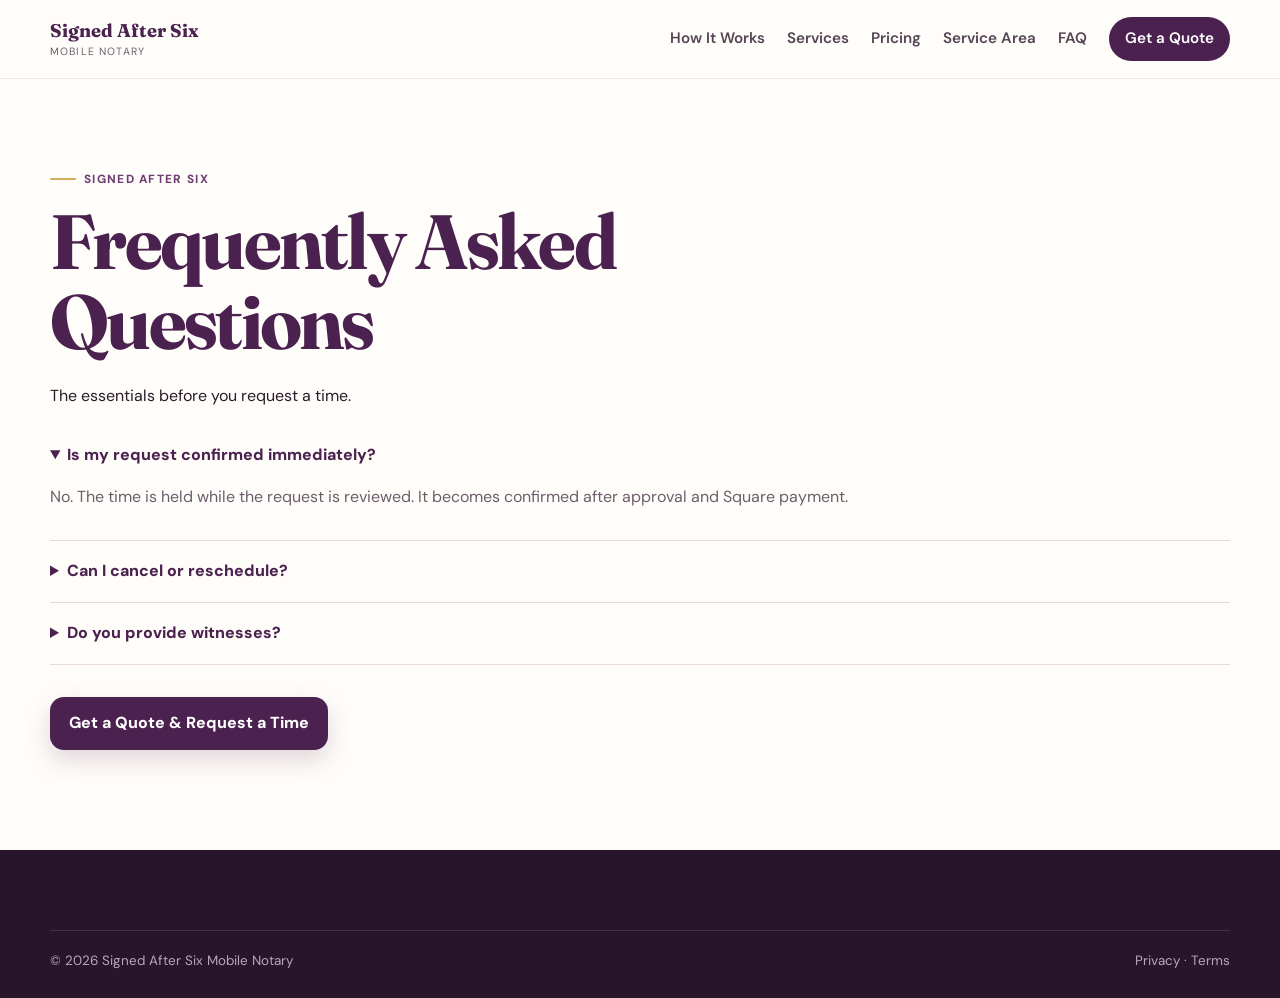
<file: faq.html>
<!doctype html>
<html lang="en"><head><meta charset="utf-8"><meta name="viewport" content="width=device-width,initial-scale=1"><meta name="description" content="Answers about mobile notary appointments, identification, witnesses, payment, printing, and availability in Lithia and FishHawk, Florida."><link rel="canonical" href="https://signaftersix.github.io/faq.html"><title>Mobile Notary FAQ | Lithia &amp; FishHawk, FL</title><link rel="icon" href="assets/favicon.svg"><link rel="preconnect" href="https://fonts.googleapis.com"><link rel="preconnect" href="https://fonts.gstatic.com" crossorigin><link href="https://fonts.googleapis.com/css2?family=DM+Sans:wght@400;500;600;700&family=Fraunces:opsz,wght@9..144,600;9..144,700&display=swap" rel="stylesheet"><link rel="stylesheet" href="assets/styles.css"></head><body><header class="site-header"><div class="wrap nav-wrap"><a class="brand" href="index.html"><span><strong>Signed After Six</strong><small>Mobile Notary</small></span></a><button class="menu-btn" aria-expanded="false" aria-controls="site-nav">Menu</button><nav id="site-nav" class="site-nav"><a href="how-it-works.html">How It Works</a><a href="services.html">Services</a><a href="pricing.html">Pricing</a><a href="service-area.html">Service Area</a><a href="faq.html">FAQ</a><a class="nav-cta" href="request.html">Get a Quote</a></nav></div></header><main><section class="section"><div class="wrap"><div class="section-heading"><div class="eyebrow">Signed After Six</div><h1>Frequently Asked Questions</h1><p>The essentials before you request a time.</p></div><div class="faq-list"><details open><summary>Is my request confirmed immediately?</summary><p>No. The time is held while the request is reviewed. It becomes confirmed after approval and Square payment.</p></details><details><summary>Can I cancel or reschedule?</summary><p>Yes. Every customer email includes the same secure Manage Appointment link.</p></details><details><summary>Do you provide witnesses?</summary><p>No. The customer is responsible for arranging all required witnesses.</p></details></div><p style="margin-top:32px"><a class="btn btn-primary" href="request.html">Get a Quote &amp; Request a Time</a></p></div></section></main><footer class="site-footer"><div class="wrap footer-bottom"><span>© <span id="year"></span> Signed After Six Mobile Notary</span><span><a href="privacy.html">Privacy</a> · <a href="terms.html">Terms</a></span></div></footer><script>document.getElementById('year').textContent=new Date().getFullYear();document.querySelector('.menu-btn').addEventListener('click',e=>{const n=document.getElementById('site-nav');e.currentTarget.setAttribute('aria-expanded',String(n.classList.toggle('open')))})</script></body></html>
</file>
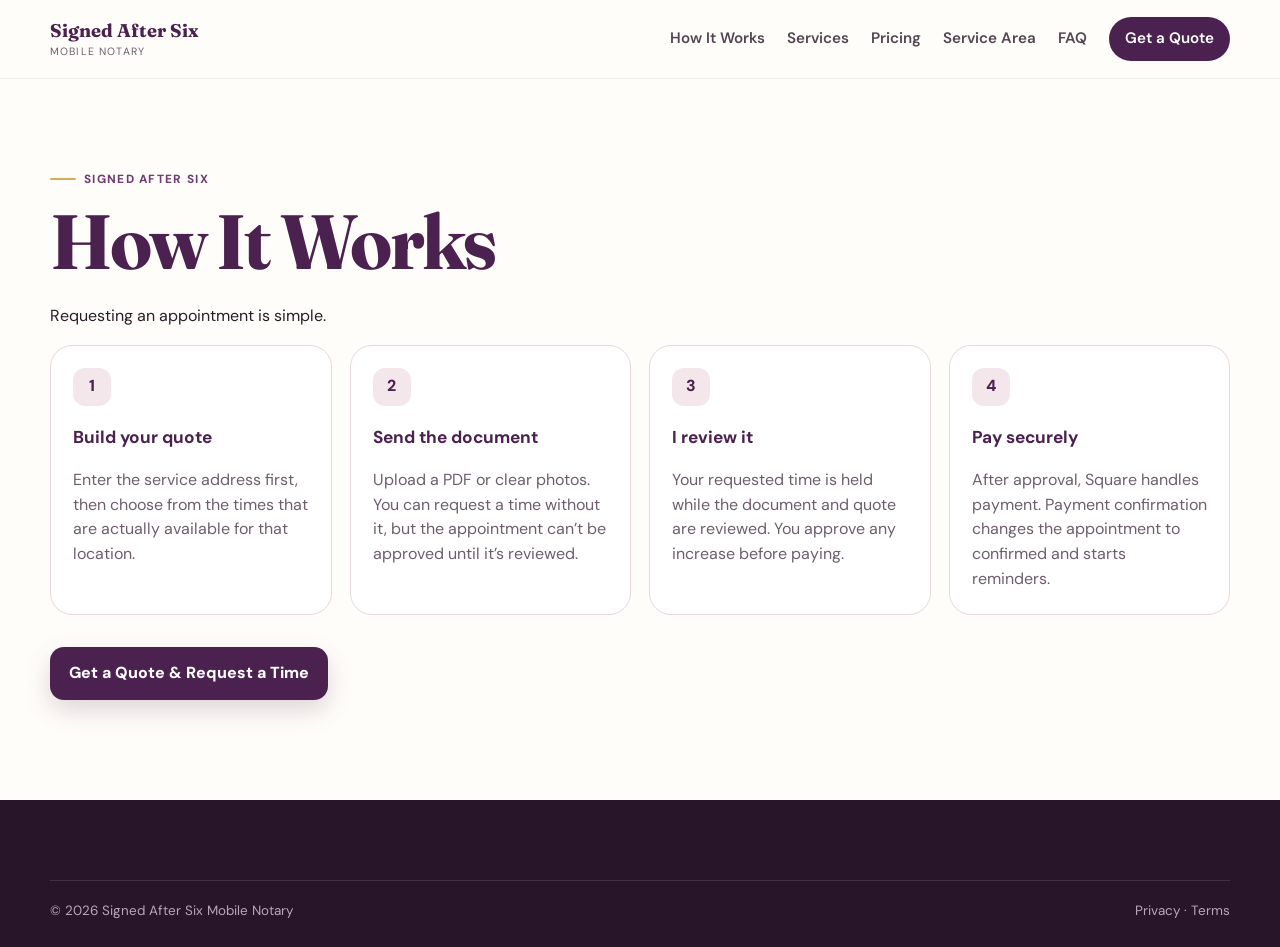
<file: how-it-works.html>
<!doctype html>
<html lang="en"><head><meta charset="utf-8"><meta name="viewport" content="width=device-width,initial-scale=1"><meta name="description" content="Learn how to request an evening, weekend, or same-day mobile notary appointment in Lithia, FishHawk, and surrounding Florida communities."><link rel="canonical" href="https://signaftersix.github.io/how-it-works.html"><title>How Mobile Notary Appointments Work | Signed After Six</title><link rel="icon" href="assets/favicon.svg"><link rel="preconnect" href="https://fonts.googleapis.com"><link rel="preconnect" href="https://fonts.gstatic.com" crossorigin><link href="https://fonts.googleapis.com/css2?family=DM+Sans:wght@400;500;600;700&family=Fraunces:opsz,wght@9..144,600;9..144,700&display=swap" rel="stylesheet"><link rel="stylesheet" href="assets/styles.css"></head><body><header class="site-header"><div class="wrap nav-wrap"><a class="brand" href="index.html"><span><strong>Signed After Six</strong><small>Mobile Notary</small></span></a><button class="menu-btn" aria-expanded="false" aria-controls="site-nav">Menu</button><nav id="site-nav" class="site-nav"><a href="how-it-works.html">How It Works</a><a href="services.html">Services</a><a href="pricing.html">Pricing</a><a href="service-area.html">Service Area</a><a href="faq.html">FAQ</a><a class="nav-cta" href="request.html">Get a Quote</a></nav></div></header><main><section class="section"><div class="wrap"><div class="section-heading"><div class="eyebrow">Signed After Six</div><h1>How It Works</h1><p>Requesting an appointment is simple.</p></div><div class="step-grid"><article class="step-card"><span>1</span><h3>Build your quote</h3><p>Enter the service address first, then choose from the times that are actually available for that location.</p></article><article class="step-card"><span>2</span><h3>Send the document</h3><p>Upload a PDF or clear photos. You can request a time without it, but the appointment can’t be approved until it’s reviewed.</p></article><article class="step-card"><span>3</span><h3>I review it</h3><p>Your requested time is held while the document and quote are reviewed. You approve any increase before paying.</p></article><article class="step-card"><span>4</span><h3>Pay securely</h3><p>After approval, Square handles payment. Payment confirmation changes the appointment to confirmed and starts reminders.</p></article></div><p style="margin-top:32px"><a class="btn btn-primary" href="request.html">Get a Quote &amp; Request a Time</a></p></div></section></main><footer class="site-footer"><div class="wrap footer-bottom"><span>© <span id="year"></span> Signed After Six Mobile Notary</span><span><a href="privacy.html">Privacy</a> · <a href="terms.html">Terms</a></span></div></footer><script>document.getElementById('year').textContent=new Date().getFullYear();document.querySelector('.menu-btn').addEventListener('click',e=>{const n=document.getElementById('site-nav');e.currentTarget.setAttribute('aria-expanded',String(n.classList.toggle('open')))})</script></body></html>
</file>
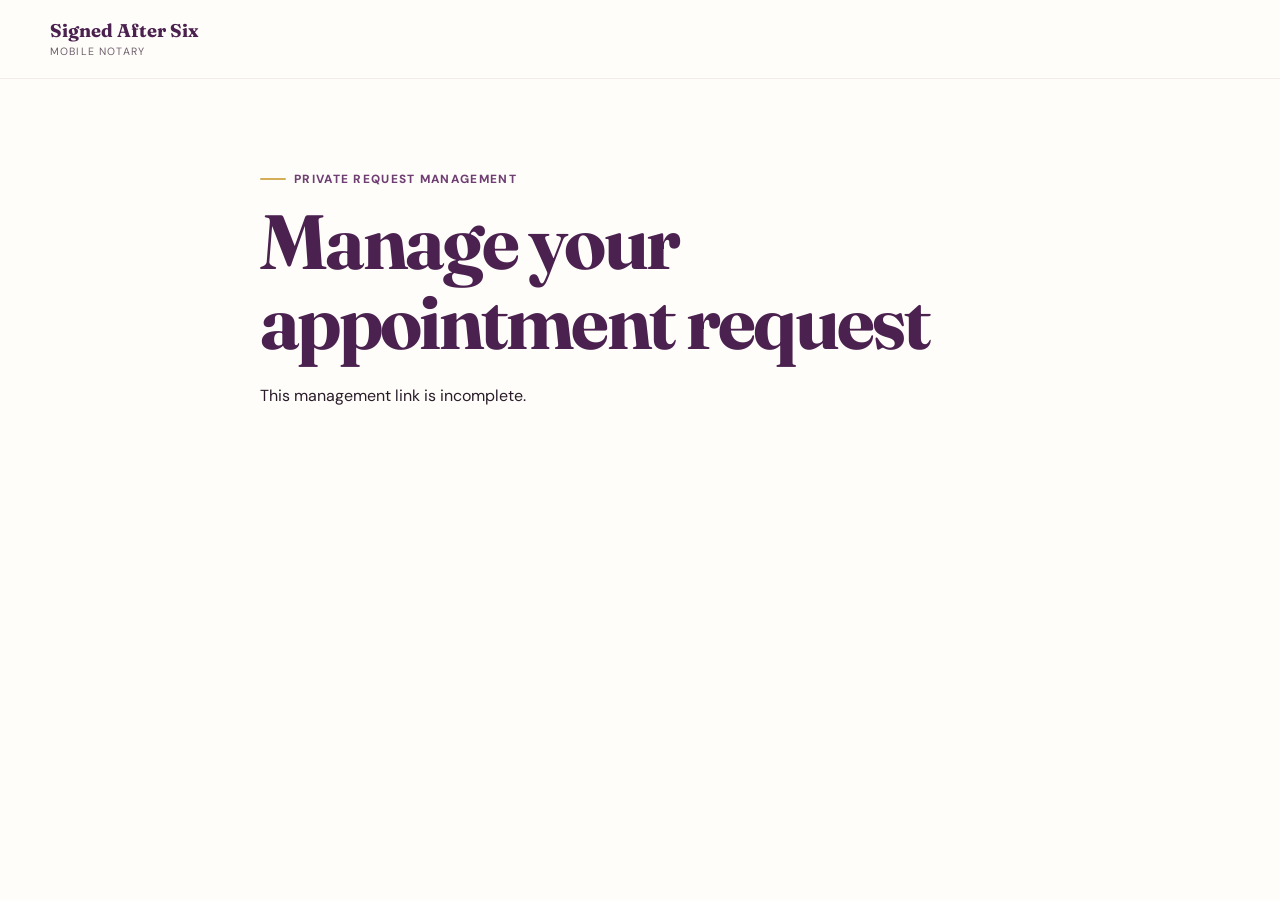
<file: manage-request.html>
<!doctype html>
<html lang="en">
<head><meta name="robots" content="noindex,nofollow">
  <meta charset="utf-8"><meta name="viewport" content="width=device-width,initial-scale=1"><meta name="robots" content="noindex,nofollow"><meta name="referrer" content="no-referrer">
  <title>Manage Request | Signed After Six</title>
  <link rel="icon" href="assets/favicon.svg" type="image/svg+xml">
  <link rel="preconnect" href="https://fonts.googleapis.com"><link rel="preconnect" href="https://fonts.gstatic.com" crossorigin>
  <link href="https://fonts.googleapis.com/css2?family=DM+Sans:wght@400;500;600;700&family=Fraunces:opsz,wght@9..144,600;9..144,700&display=swap" rel="stylesheet">
  <link rel="stylesheet" href="assets/styles.css">
</head>
<body>
  <header class="site-header"><div class="wrap nav-wrap"><a class="brand" href="index.html"><span><strong>Signed After Six</strong><small>Mobile Notary</small></span></a></div></header>
  <main id="main" class="section"><div class="wrap" style="max-width:760px">
    <div class="eyebrow">Private request management</div><h1>Manage your appointment request</h1>
    <p id="manageMessage">Loading your request...</p>
    <section id="managePanel" class="wizard-shell hidden">
      <div id="requestSummary"></div>
      <hr>
      <h2>Request a different time</h2>
      <p>Your current appointment stays in place until the new time is approved.</p>
      <div class="field-grid two"><label>Requested date<input id="newDate" type="date"></label><label>Requested time<input id="newTime" type="time" step="1800"></label></div>
      <label>Reason or helpful details <span class="optional">optional</span><textarea id="rescheduleReason" rows="3"></textarea></label>
      <button id="rescheduleBtn" class="btn btn-secondary">Request Reschedule</button>
      <hr>
      <h2>Request cancellation</h2>
      <p>Cancellations require review. Fees already earned for short-notice travel or a no-show may be nonrefundable under the booking policy.</p>
      <label>Reason <span class="optional">optional</span><textarea id="cancelReason" rows="3"></textarea></label>
      <button id="cancelBtn" class="btn btn-secondary">Request Cancellation</button>
      <p id="actionResult" class="tiny-note" aria-live="polite"></p>
    </section>
  </div></main>
  <script src="config.js"></script><script src="assets/manage-request.js"></script>
</body></html>
</file>
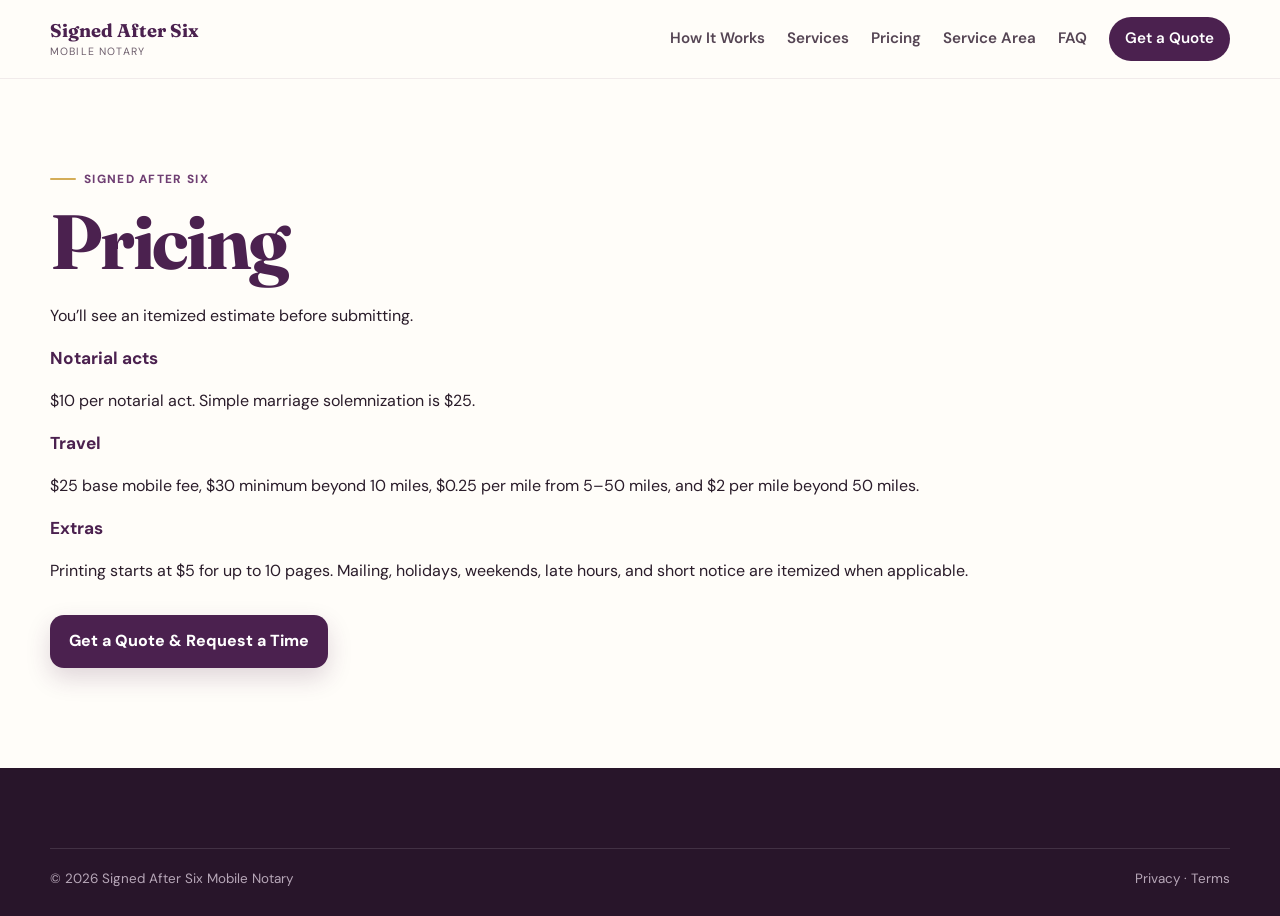
<file: pricing.html>
<!doctype html>
<html lang="en"><head><meta charset="utf-8"><meta name="viewport" content="width=device-width,initial-scale=1"><meta name="description" content="View transparent mobile notary pricing for notarial acts, travel, evenings, weekends, same-day service, printing, and mailing assistance."><link rel="canonical" href="https://signaftersix.github.io/pricing.html"><title>Mobile Notary Pricing in Lithia, FL | Signed After Six</title><link rel="icon" href="assets/favicon.svg"><link rel="preconnect" href="https://fonts.googleapis.com"><link rel="preconnect" href="https://fonts.gstatic.com" crossorigin><link href="https://fonts.googleapis.com/css2?family=DM+Sans:wght@400;500;600;700&family=Fraunces:opsz,wght@9..144,600;9..144,700&display=swap" rel="stylesheet"><link rel="stylesheet" href="assets/styles.css"></head><body><header class="site-header"><div class="wrap nav-wrap"><a class="brand" href="index.html"><span><strong>Signed After Six</strong><small>Mobile Notary</small></span></a><button class="menu-btn" aria-expanded="false" aria-controls="site-nav">Menu</button><nav id="site-nav" class="site-nav"><a href="how-it-works.html">How It Works</a><a href="services.html">Services</a><a href="pricing.html">Pricing</a><a href="service-area.html">Service Area</a><a href="faq.html">FAQ</a><a class="nav-cta" href="request.html">Get a Quote</a></nav></div></header><main><section class="section"><div class="wrap"><div class="section-heading"><div class="eyebrow">Signed After Six</div><h1>Pricing</h1><p>You’ll see an itemized estimate before submitting.</p></div><div class="card-grid three"><article class="info-card"><h3>Notarial acts</h3><p>$10 per notarial act. Simple marriage solemnization is $25.</p></article><article class="info-card"><h3>Travel</h3><p>$25 base mobile fee, $30 minimum beyond 10 miles, $0.25 per mile from 5–50 miles, and $2 per mile beyond 50 miles.</p></article><article class="info-card"><h3>Extras</h3><p>Printing starts at $5 for up to 10 pages. Mailing, holidays, weekends, late hours, and short notice are itemized when applicable.</p></article></div><p style="margin-top:32px"><a class="btn btn-primary" href="request.html">Get a Quote &amp; Request a Time</a></p></div></section></main><footer class="site-footer"><div class="wrap footer-bottom"><span>© <span id="year"></span> Signed After Six Mobile Notary</span><span><a href="privacy.html">Privacy</a> · <a href="terms.html">Terms</a></span></div></footer><script>document.getElementById('year').textContent=new Date().getFullYear();document.querySelector('.menu-btn').addEventListener('click',e=>{const n=document.getElementById('site-nav');e.currentTarget.setAttribute('aria-expanded',String(n.classList.toggle('open')))})</script></body></html>
</file>
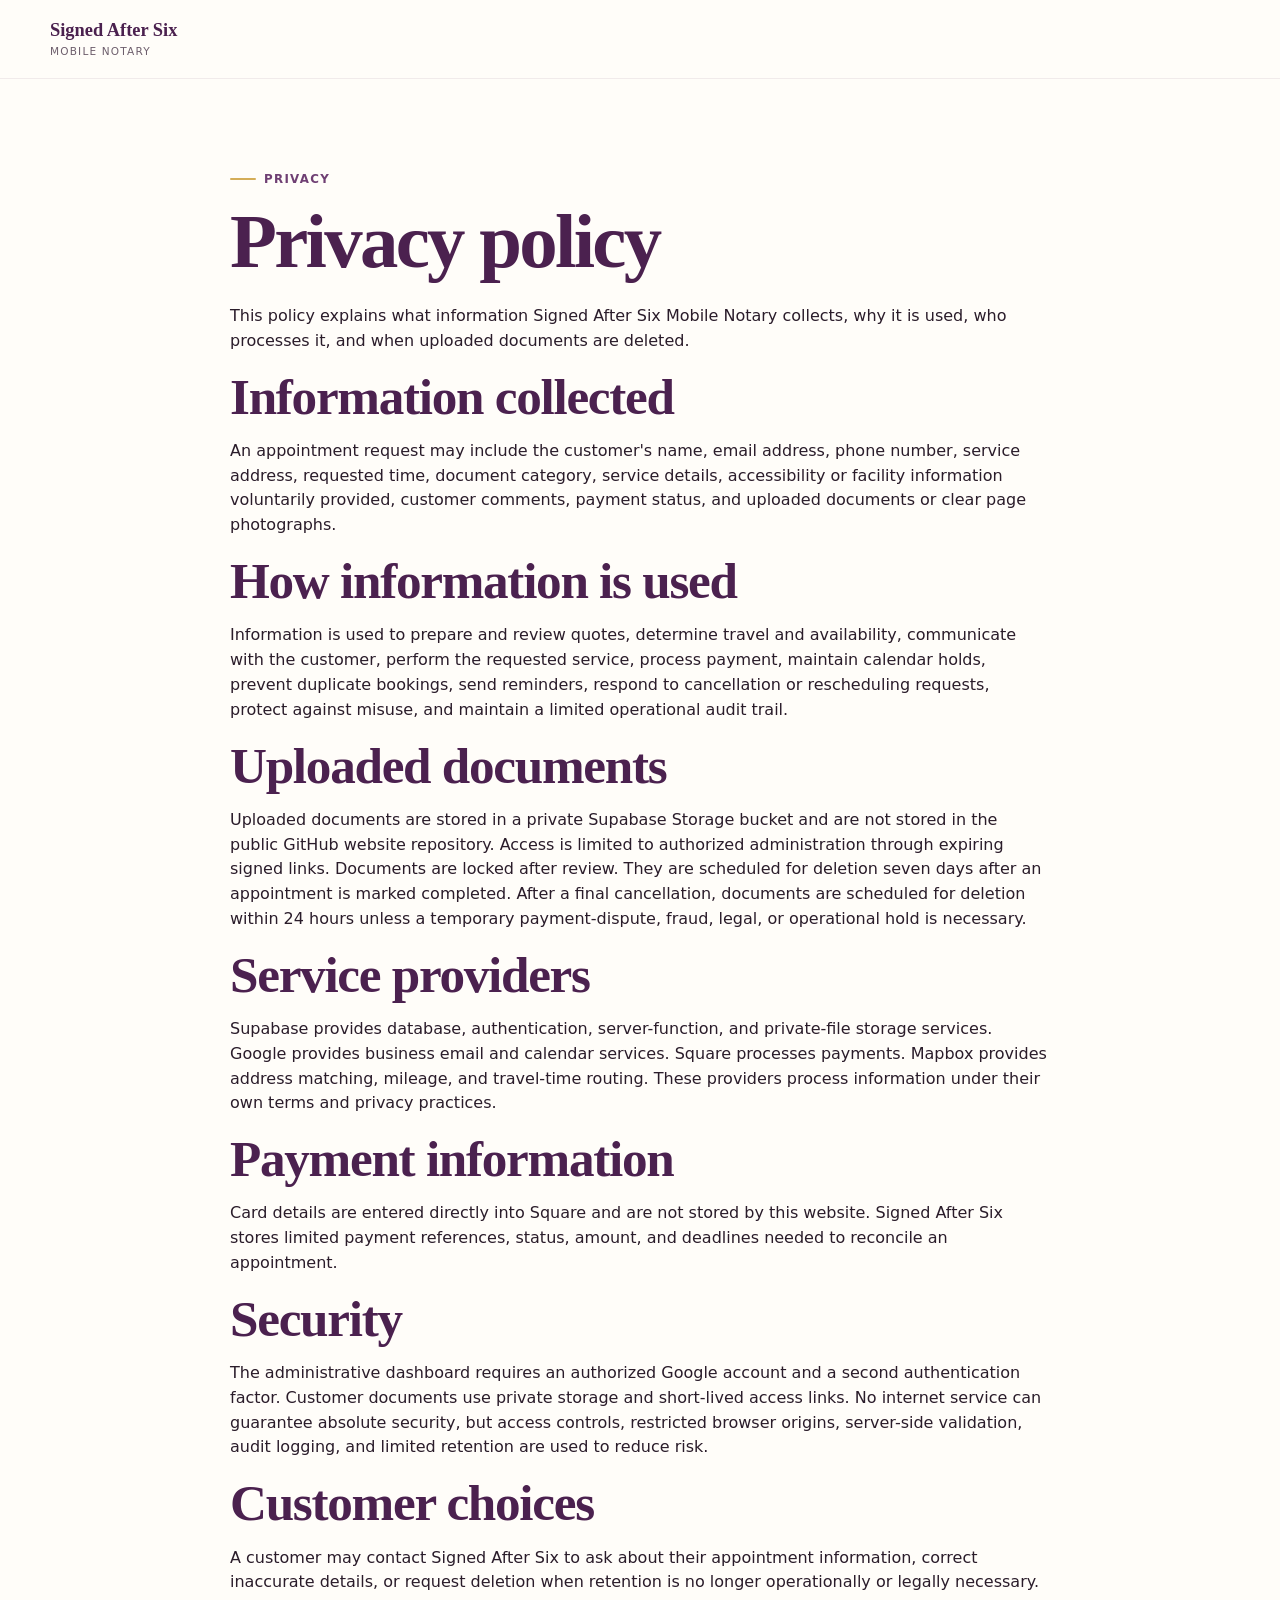
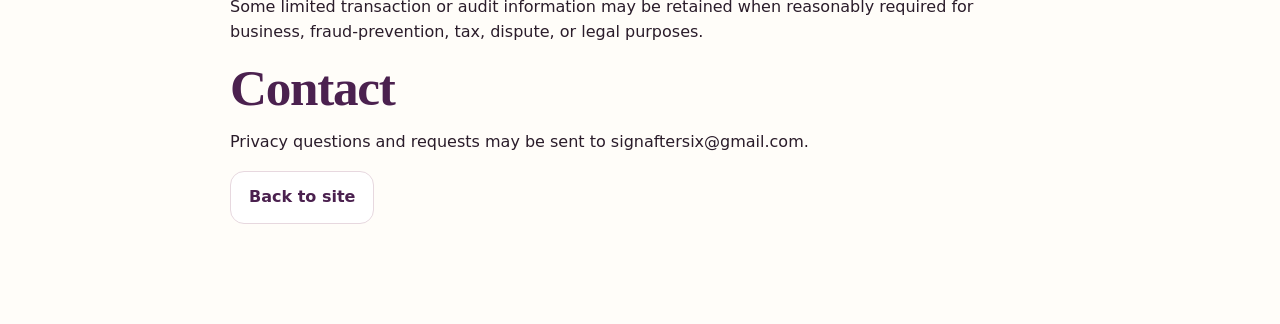
<file: privacy.html>
<!doctype html><html lang="en"><head><meta charset="utf-8"><meta name="viewport" content="width=device-width,initial-scale=1"><meta name="description" content="Privacy and document-retention practices for Signed After Six Mobile Notary."><link rel="canonical" href="https://signaftersix.github.io/privacy.html"><title>Privacy Policy | Signed After Six Mobile Notary</title><link rel="stylesheet" href="assets/styles.css"></head><body><header class="site-header"><div class="wrap nav-wrap"><a class="brand" href="index.html"><span><strong>Signed After Six</strong><small>Mobile Notary</small></span></a></div></header><main class="section"><div class="wrap narrow"><div class="eyebrow">Privacy</div><h1>Privacy policy</h1><p>This policy explains what information Signed After Six Mobile Notary collects, why it is used, who processes it, and when uploaded documents are deleted.</p>
<h2>Information collected</h2><p>An appointment request may include the customer's name, email address, phone number, service address, requested time, document category, service details, accessibility or facility information voluntarily provided, customer comments, payment status, and uploaded documents or clear page photographs.</p>
<h2>How information is used</h2><p>Information is used to prepare and review quotes, determine travel and availability, communicate with the customer, perform the requested service, process payment, maintain calendar holds, prevent duplicate bookings, send reminders, respond to cancellation or rescheduling requests, protect against misuse, and maintain a limited operational audit trail.</p>
<h2>Uploaded documents</h2><p>Uploaded documents are stored in a private Supabase Storage bucket and are not stored in the public GitHub website repository. Access is limited to authorized administration through expiring signed links. Documents are locked after review. They are scheduled for deletion seven days after an appointment is marked completed. After a final cancellation, documents are scheduled for deletion within 24 hours unless a temporary payment-dispute, fraud, legal, or operational hold is necessary.</p>
<h2>Service providers</h2><p>Supabase provides database, authentication, server-function, and private-file storage services. Google provides business email and calendar services. Square processes payments. Mapbox provides address matching, mileage, and travel-time routing. These providers process information under their own terms and privacy practices.</p>
<h2>Payment information</h2><p>Card details are entered directly into Square and are not stored by this website. Signed After Six stores limited payment references, status, amount, and deadlines needed to reconcile an appointment.</p>
<h2>Security</h2><p>The administrative dashboard requires an authorized Google account and a second authentication factor. Customer documents use private storage and short-lived access links. No internet service can guarantee absolute security, but access controls, restricted browser origins, server-side validation, audit logging, and limited retention are used to reduce risk.</p>
<h2>Customer choices</h2><p>A customer may contact Signed After Six to ask about their appointment information, correct inaccurate details, or request deletion when retention is no longer operationally or legally necessary. Some limited transaction or audit information may be retained when reasonably required for business, fraud-prevention, tax, dispute, or legal purposes.</p>
<h2>Contact</h2><p>Privacy questions and requests may be sent to <a href="mailto:signaftersix@gmail.com">signaftersix@gmail.com</a>.</p><p><a class="btn btn-secondary" href="index.html">Back to site</a></p></div></main></body></html>
</file>
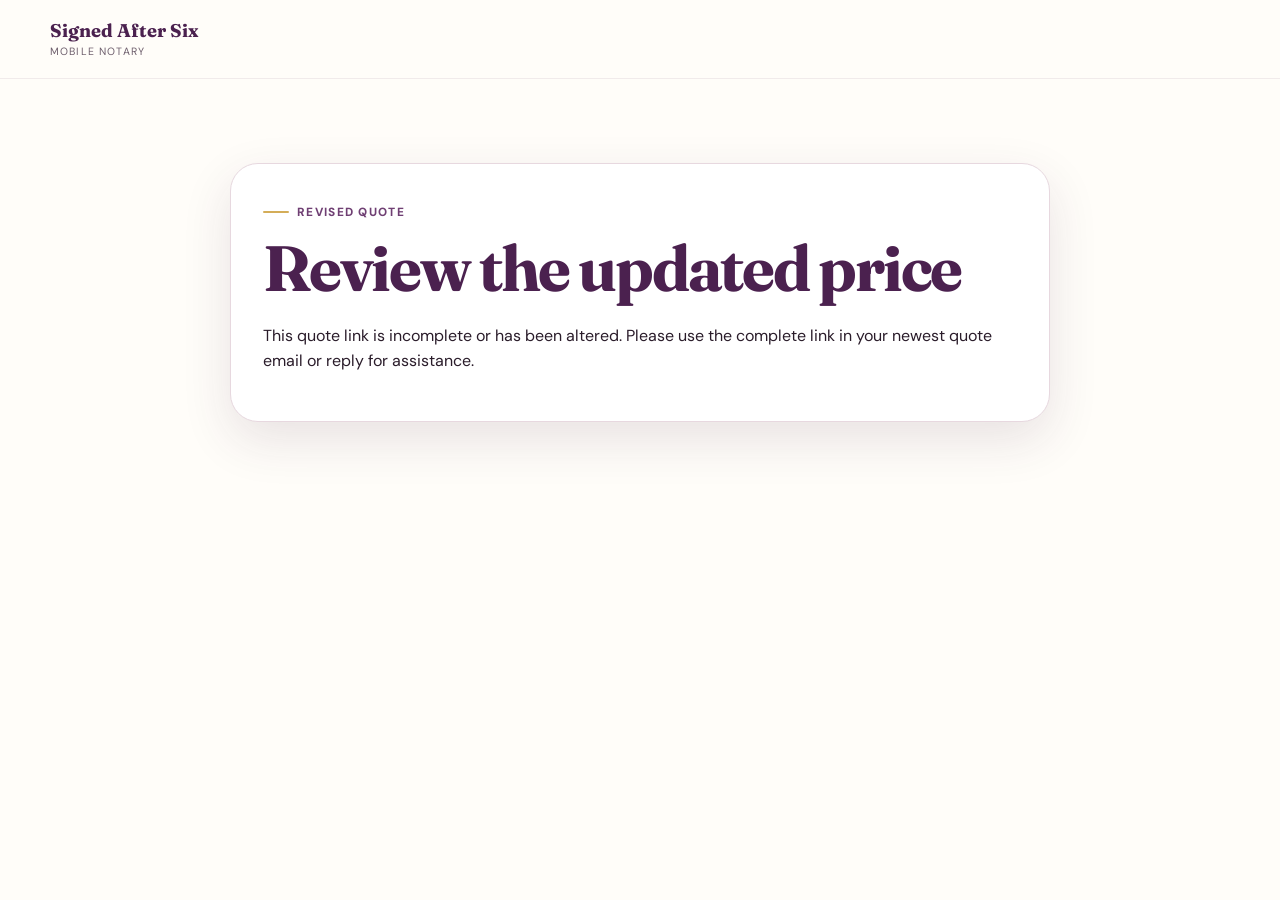
<file: quote-review.html>
<!doctype html><html lang="en"><head><meta name="robots" content="noindex,nofollow"><meta charset="utf-8"><meta name="viewport" content="width=device-width,initial-scale=1"><title>Review Revised Quote | Signed After Six</title><link rel="preconnect" href="https://fonts.googleapis.com"><link rel="preconnect" href="https://fonts.gstatic.com" crossorigin><link href="https://fonts.googleapis.com/css2?family=DM+Sans:wght@400;500;600;700&family=Fraunces:opsz,wght@9..144,600;9..144,700&display=swap" rel="stylesheet"><link rel="stylesheet" href="assets/styles.css"></head><body><header class="site-header"><div class="wrap nav-wrap"><a class="brand" href="index.html"><span><strong>Signed After Six</strong><small>Mobile Notary</small></span></a></div></header><main class="section"><div class="wrap narrow"><div class="admin-login" style="background:white;border:1px solid var(--line);border-radius:28px;padding:32px;box-shadow:var(--shadow)"><div class="eyebrow">Revised quote</div><h1 style="font-size:clamp(2.5rem,6vw,4rem)">Review the updated price</h1><div id="quoteReview"><p>Loading secure quote…</p></div></div></div></main><script src="config.js"></script><script>
(async()=>{const box=document.getElementById('quoteReview'),cfg=window.SAS_CONFIG||{},query=new URLSearchParams(location.search),fragment=new URLSearchParams(location.hash.replace(/^#/,'')),requestId=query.get('request')||fragment.get('request'),token=query.get('token')||fragment.get('token');if(query.get('payment')==='return'){box.innerHTML='<h2>Payment submitted</h2><p>Thank you. Payment confirmation can take a few moments. Check your email for the confirmed appointment details.</p>';return}if(!cfg.API_BASE_URL||!requestId||!token){box.innerHTML='<p>This quote link is incomplete or has been altered. Please use the complete link in your newest quote email or reply for assistance.</p>';return}async function call(action){const r=await fetch(cfg.API_BASE_URL+'/accept-revised-quote',{method:'POST',headers:{'Content-Type':'application/json'},body:JSON.stringify({requestId,acceptanceToken:token,action})});const j=await r.json();if(!r.ok)throw new Error(j.error||'Unable to load quote');return j}try{const q=await call('preview');box.innerHTML=`<p>Original estimate: <strong>$${q.previousTotal.toFixed(2)}</strong></p><div class="quote-total">$${q.revisedTotal.toFixed(2)}</div><p>Revised quote • expires ${new Date(q.expiresAt).toLocaleString()}</p><p>Your appointment remains pending until you accept the revised quote and complete payment after approval.</p><div class="hero-actions"><button id="accept" class="btn btn-primary">Accept Revised Quote</button><button id="decline" class="btn btn-secondary">Decline</button></div><p id="msg" class="tiny-note"></p>`;document.getElementById('accept').onclick=async()=>{try{const j=await call('accept');document.getElementById('msg').innerHTML=`Accepted. <a href="${j.paymentUrl}"><strong>Continue to secure payment</strong></a>.`}catch(e){document.getElementById('msg').textContent=e.message}};document.getElementById('decline').onclick=async()=>{if(!confirm('Decline this revised quote and release the appointment request?'))return;try{await call('decline');box.innerHTML='<h2>Request declined</h2><p>The pending appointment has been released.</p>'}catch(e){document.getElementById('msg').textContent=e.message}}}catch(e){box.innerHTML='<p>'+String(e.message).replace(/[&<>]/g,'')+'</p>'}})();
</script></body></html>
</file>
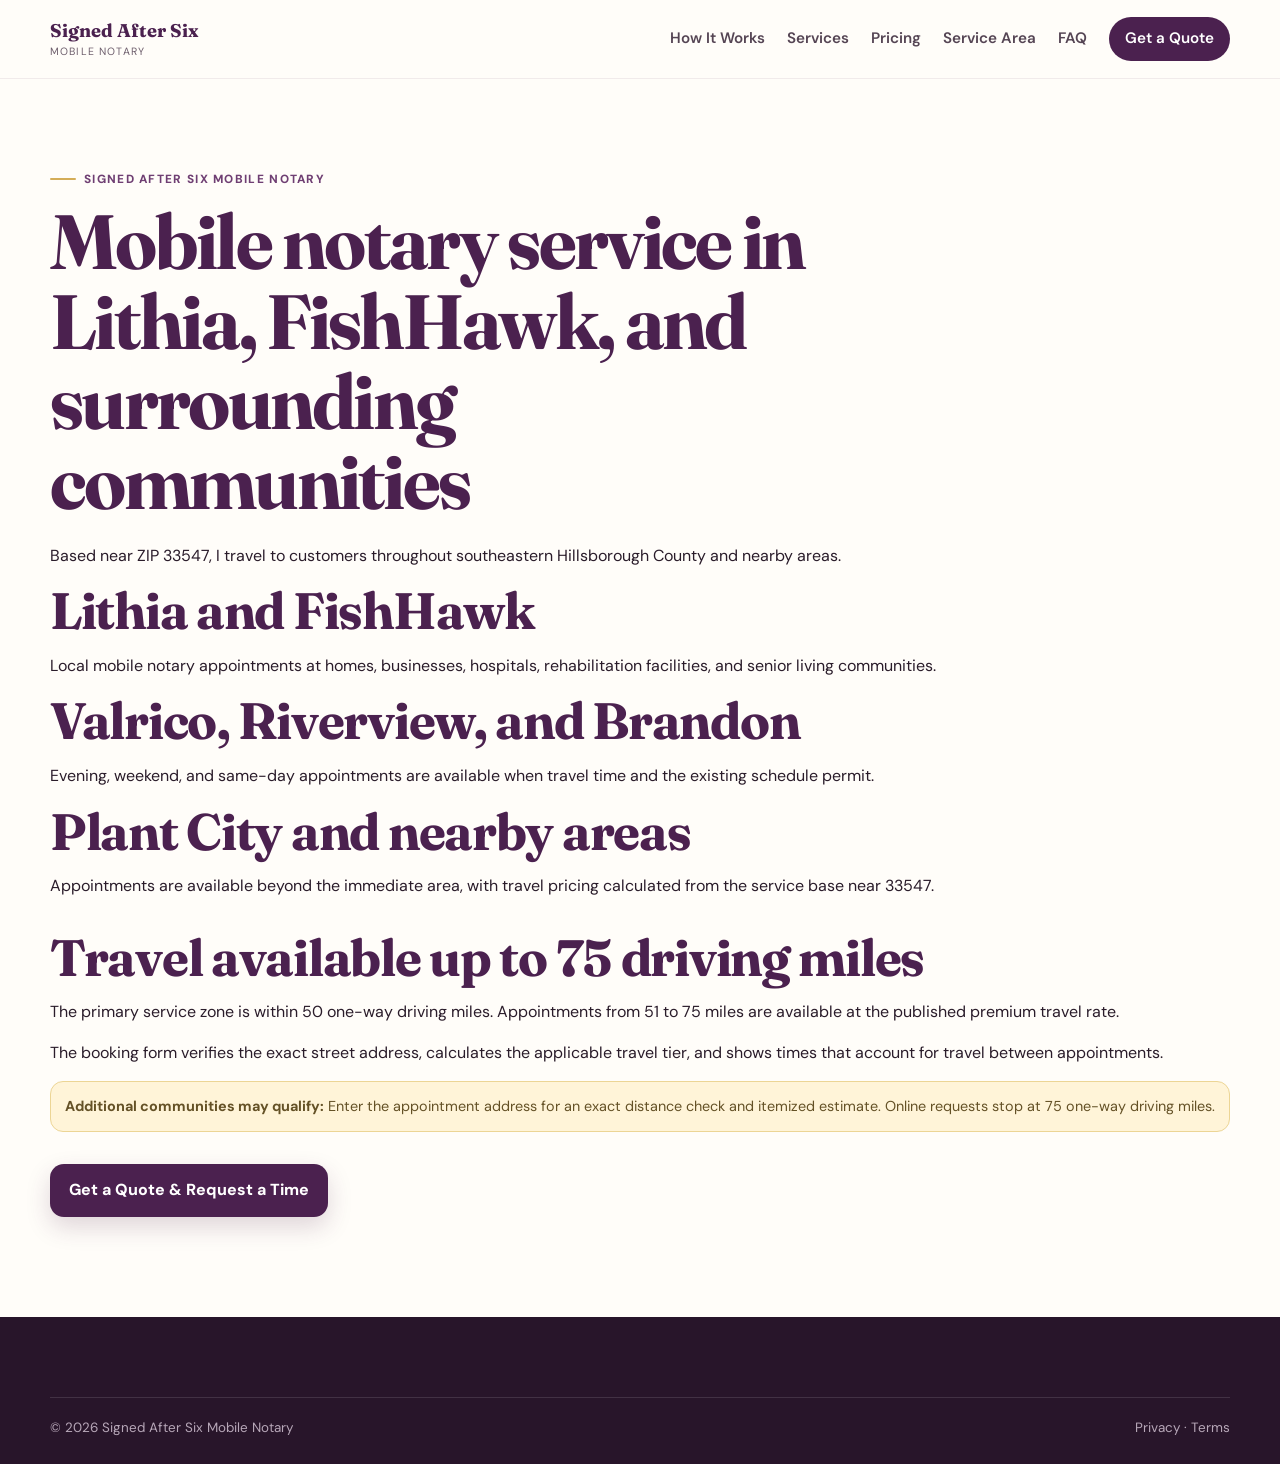
<file: service-area.html>
<!doctype html>
<html lang="en">
<head>
  <meta charset="utf-8">
  <meta name="viewport" content="width=device-width,initial-scale=1">
  <meta name="description" content="Mobile notary service in Lithia, FishHawk, Valrico, Riverview, Brandon, Plant City, and nearby Florida communities, with travel available up to 75 miles.">
  <link rel="canonical" href="https://signaftersix.github.io/service-area.html">
  <title>Mobile Notary Service Area Near Lithia, FL | Signed After Six</title>
  <link rel="icon" href="assets/favicon.svg">
  <link rel="preconnect" href="https://fonts.googleapis.com">
  <link rel="preconnect" href="https://fonts.gstatic.com" crossorigin>
  <link href="https://fonts.googleapis.com/css2?family=DM+Sans:wght@400;500;600;700&family=Fraunces:opsz,wght@9..144,600;9..144,700&display=swap" rel="stylesheet">
  <link rel="stylesheet" href="assets/styles.css">
</head>
<body>
  <header class="site-header">
    <div class="wrap nav-wrap">
      <a class="brand" href="index.html"><span><strong>Signed After Six</strong><small>Mobile Notary</small></span></a>
      <button class="menu-btn" aria-expanded="false" aria-controls="site-nav">Menu</button>
      <nav id="site-nav" class="site-nav" aria-label="Primary navigation">
        <a href="how-it-works.html">How It Works</a><a href="services.html">Services</a><a href="pricing.html">Pricing</a><a href="service-area.html">Service Area</a><a href="faq.html">FAQ</a><a class="nav-cta" href="request.html">Get a Quote</a>
      </nav>
    </div>
  </header>
  <main>
    <section class="section">
      <div class="wrap">
        <div class="section-heading">
          <div class="eyebrow">Signed After Six Mobile Notary</div>
          <h1>Mobile notary service in Lithia, FishHawk, and surrounding communities</h1>
          <p>Based near ZIP 33547, I travel to customers throughout southeastern Hillsborough County and nearby areas.</p>
        </div>
        <div class="card-grid three">
          <article class="info-card"><h2>Lithia and FishHawk</h2><p>Local mobile notary appointments at homes, businesses, hospitals, rehabilitation facilities, and senior living communities.</p></article>
          <article class="info-card"><h2>Valrico, Riverview, and Brandon</h2><p>Evening, weekend, and same-day appointments are available when travel time and the existing schedule permit.</p></article>
          <article class="info-card"><h2>Plant City and nearby areas</h2><p>Appointments are available beyond the immediate area, with travel pricing calculated from the service base near 33547.</p></article>
        </div>
        <div class="split-card" style="margin-top:32px">
          <div><h2>Travel available up to 75 driving miles</h2><p>The primary service zone is within 50 one-way driving miles. Appointments from 51 to 75 miles are available at the published premium travel rate.</p><p>The booking form verifies the exact street address, calculates the applicable travel tier, and shows times that account for travel between appointments.</p></div>
          <div class="alert"><strong>Additional communities may qualify:</strong> Enter the appointment address for an exact distance check and itemized estimate. Online requests stop at 75 one-way driving miles.</div>
        </div>
        <p style="margin-top:32px"><a class="btn btn-primary" href="request.html">Get a Quote &amp; Request a Time</a></p>
      </div>
    </section>
  </main>
  <footer class="site-footer"><div class="wrap footer-bottom"><span>© <span id="year"></span> Signed After Six Mobile Notary</span><span><a href="privacy.html">Privacy</a> · <a href="terms.html">Terms</a></span></div></footer>
  <script>document.getElementById('year').textContent=new Date().getFullYear();document.querySelector('.menu-btn').addEventListener('click',e=>{const n=document.getElementById('site-nav');e.currentTarget.setAttribute('aria-expanded',String(n.classList.toggle('open')))})</script>
</body>
</html>
</file>
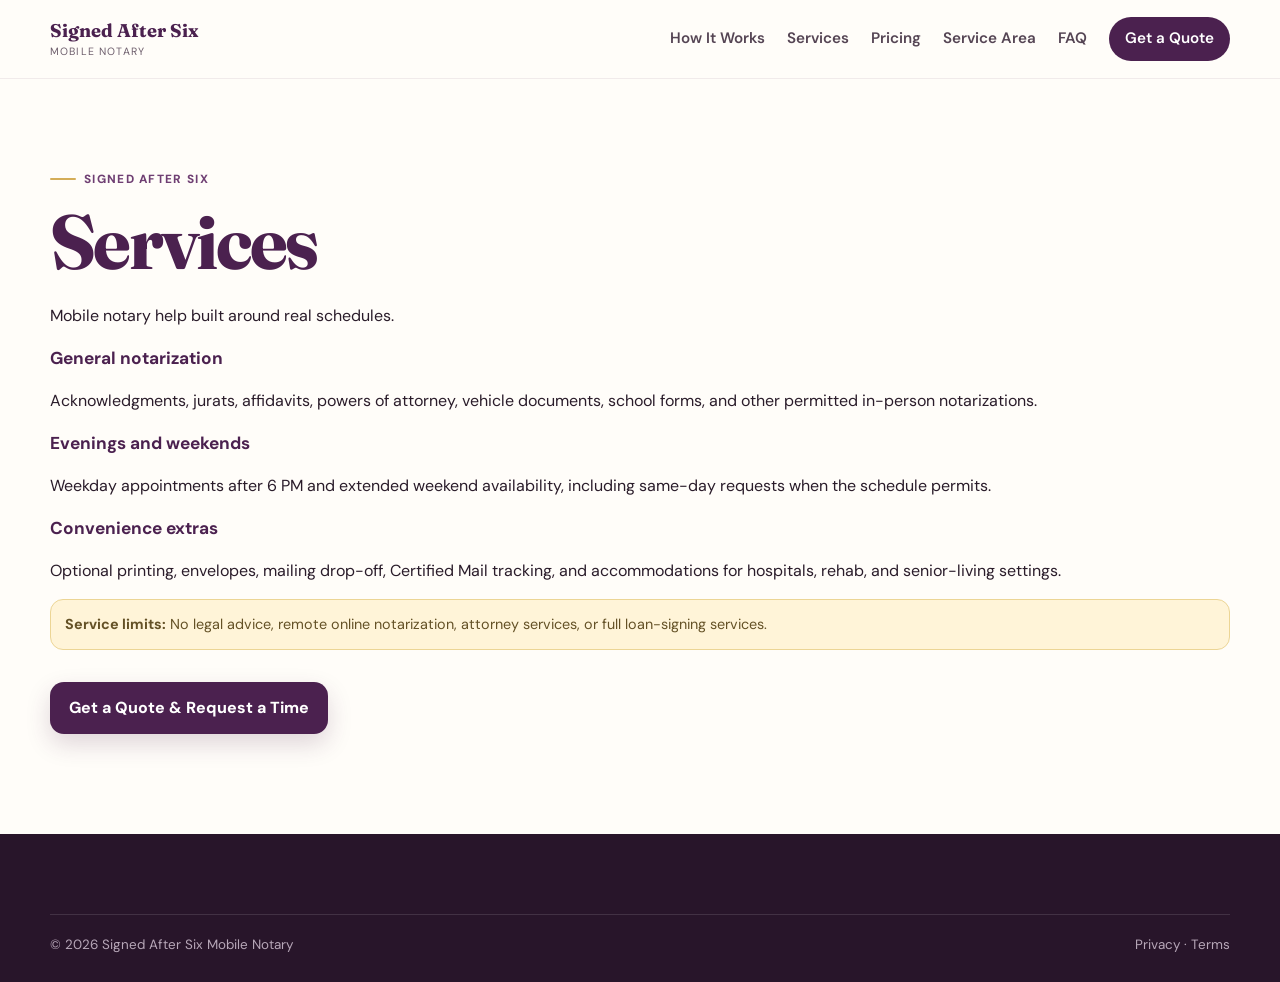
<file: services.html>
<!doctype html>
<html lang="en"><head><meta charset="utf-8"><meta name="viewport" content="width=device-width,initial-scale=1"><meta name="description" content="Mobile notary services for acknowledgments, jurats, affidavits, powers of attorney, deeds, consent forms, and more near Lithia and FishHawk, Florida."><link rel="canonical" href="https://signaftersix.github.io/services.html"><title>Mobile Notary Services in Lithia, FL | Signed After Six</title><link rel="icon" href="assets/favicon.svg"><link rel="preconnect" href="https://fonts.googleapis.com"><link rel="preconnect" href="https://fonts.gstatic.com" crossorigin><link href="https://fonts.googleapis.com/css2?family=DM+Sans:wght@400;500;600;700&family=Fraunces:opsz,wght@9..144,600;9..144,700&display=swap" rel="stylesheet"><link rel="stylesheet" href="assets/styles.css"></head><body><header class="site-header"><div class="wrap nav-wrap"><a class="brand" href="index.html"><span><strong>Signed After Six</strong><small>Mobile Notary</small></span></a><button class="menu-btn" aria-expanded="false" aria-controls="site-nav">Menu</button><nav id="site-nav" class="site-nav"><a href="how-it-works.html">How It Works</a><a href="services.html">Services</a><a href="pricing.html">Pricing</a><a href="service-area.html">Service Area</a><a href="faq.html">FAQ</a><a class="nav-cta" href="request.html">Get a Quote</a></nav></div></header><main><section class="section"><div class="wrap"><div class="section-heading"><div class="eyebrow">Signed After Six</div><h1>Services</h1><p>Mobile notary help built around real schedules.</p></div><div class="card-grid three"><article class="info-card"><h3>General notarization</h3><p>Acknowledgments, jurats, affidavits, powers of attorney, vehicle documents, school forms, and other permitted in-person notarizations.</p></article><article class="info-card"><h3>Evenings and weekends</h3><p>Weekday appointments after 6 PM and extended weekend availability, including same-day requests when the schedule permits.</p></article><article class="info-card"><h3>Convenience extras</h3><p>Optional printing, envelopes, mailing drop-off, Certified Mail tracking, and accommodations for hospitals, rehab, and senior-living settings.</p></article></div><div class="alert"><strong>Service limits:</strong> No legal advice, remote online notarization, attorney services, or full loan-signing services.</div><p style="margin-top:32px"><a class="btn btn-primary" href="request.html">Get a Quote &amp; Request a Time</a></p></div></section></main><footer class="site-footer"><div class="wrap footer-bottom"><span>© <span id="year"></span> Signed After Six Mobile Notary</span><span><a href="privacy.html">Privacy</a> · <a href="terms.html">Terms</a></span></div></footer><script>document.getElementById('year').textContent=new Date().getFullYear();document.querySelector('.menu-btn').addEventListener('click',e=>{const n=document.getElementById('site-nav');e.currentTarget.setAttribute('aria-expanded',String(n.classList.toggle('open')))})</script></body></html>
</file>
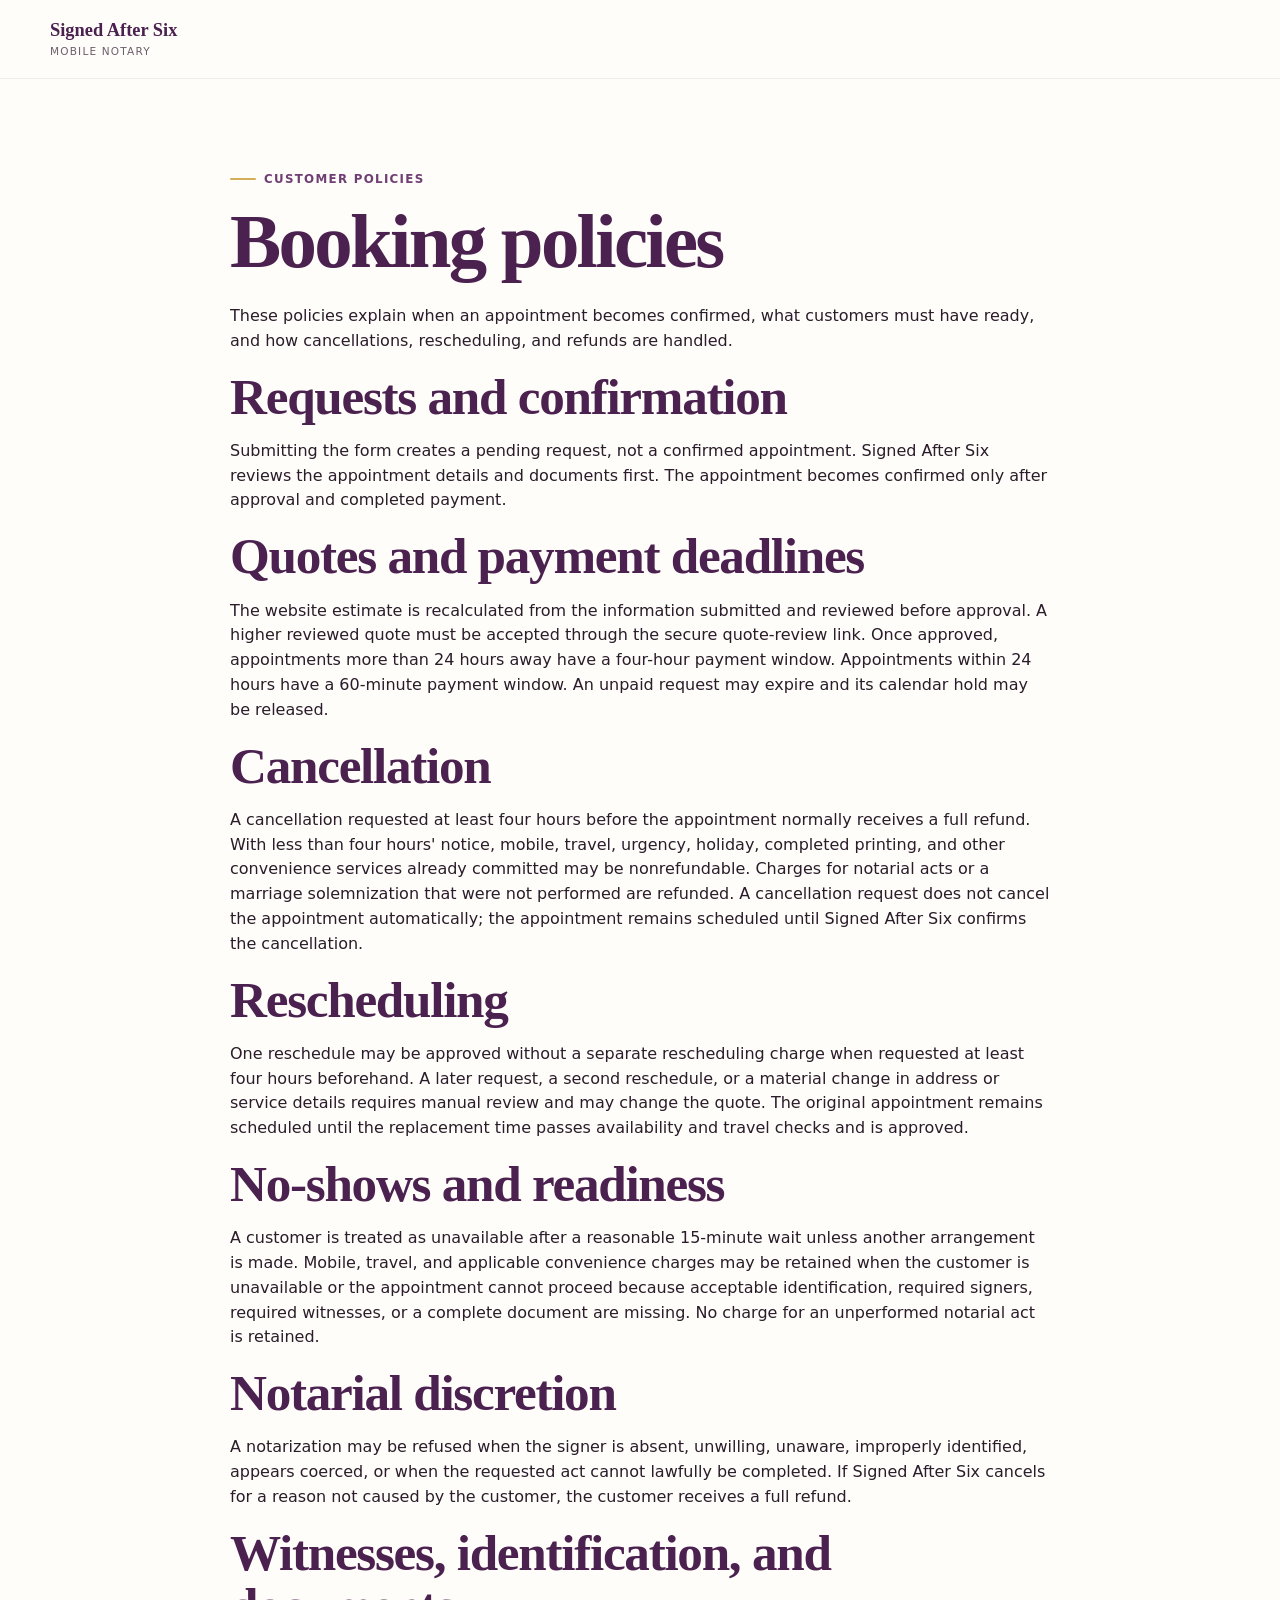
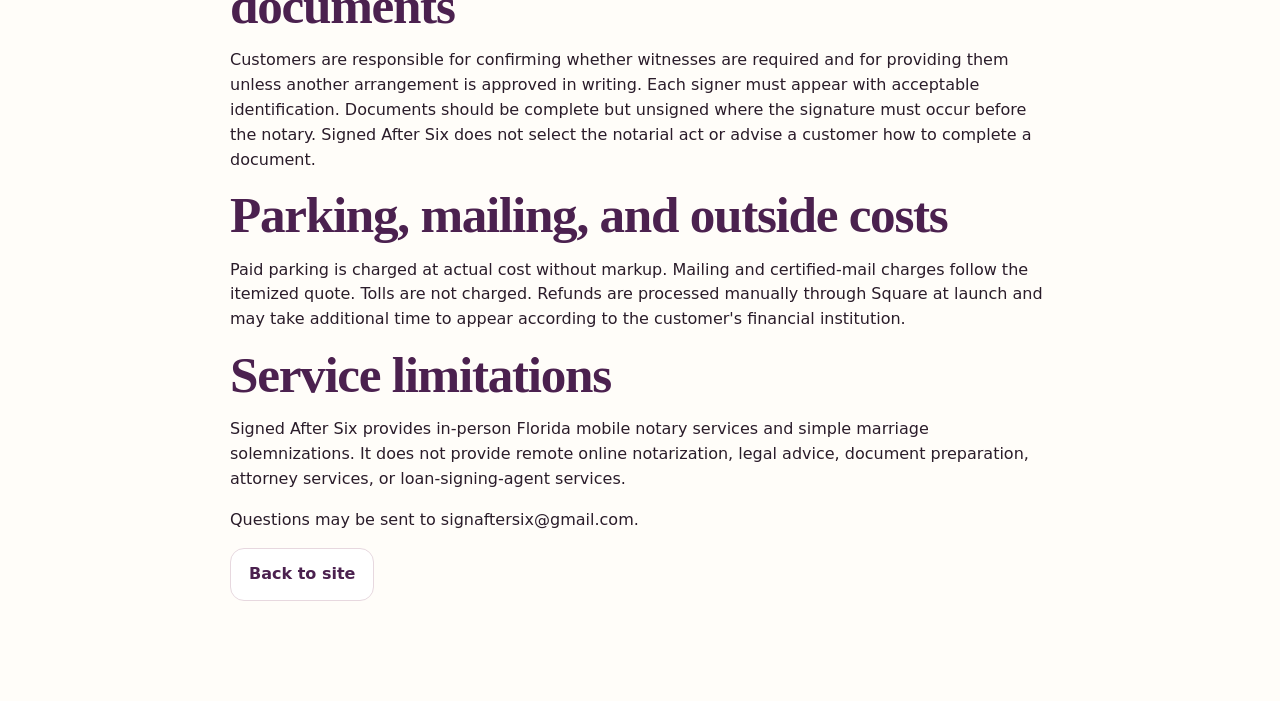
<file: terms.html>
<!doctype html><html lang="en"><head><meta charset="utf-8"><meta name="viewport" content="width=device-width,initial-scale=1"><meta name="description" content="Booking, payment, cancellation, rescheduling, identification, and document policies for Signed After Six Mobile Notary."><link rel="canonical" href="https://signaftersix.github.io/terms.html"><title>Booking Policies | Signed After Six Mobile Notary</title><link rel="stylesheet" href="assets/styles.css"></head><body><header class="site-header"><div class="wrap nav-wrap"><a class="brand" href="index.html"><span><strong>Signed After Six</strong><small>Mobile Notary</small></span></a></div></header><main class="section"><div class="wrap narrow"><div class="eyebrow">Customer policies</div><h1>Booking policies</h1><p>These policies explain when an appointment becomes confirmed, what customers must have ready, and how cancellations, rescheduling, and refunds are handled.</p>
<h2>Requests and confirmation</h2><p>Submitting the form creates a pending request, not a confirmed appointment. Signed After Six reviews the appointment details and documents first. The appointment becomes confirmed only after approval and completed payment.</p>
<h2>Quotes and payment deadlines</h2><p>The website estimate is recalculated from the information submitted and reviewed before approval. A higher reviewed quote must be accepted through the secure quote-review link. Once approved, appointments more than 24 hours away have a four-hour payment window. Appointments within 24 hours have a 60-minute payment window. An unpaid request may expire and its calendar hold may be released.</p>
<h2>Cancellation</h2><p>A cancellation requested at least four hours before the appointment normally receives a full refund. With less than four hours' notice, mobile, travel, urgency, holiday, completed printing, and other convenience services already committed may be nonrefundable. Charges for notarial acts or a marriage solemnization that were not performed are refunded. A cancellation request does not cancel the appointment automatically; the appointment remains scheduled until Signed After Six confirms the cancellation.</p>
<h2>Rescheduling</h2><p>One reschedule may be approved without a separate rescheduling charge when requested at least four hours beforehand. A later request, a second reschedule, or a material change in address or service details requires manual review and may change the quote. The original appointment remains scheduled until the replacement time passes availability and travel checks and is approved.</p>
<h2>No-shows and readiness</h2><p>A customer is treated as unavailable after a reasonable 15-minute wait unless another arrangement is made. Mobile, travel, and applicable convenience charges may be retained when the customer is unavailable or the appointment cannot proceed because acceptable identification, required signers, required witnesses, or a complete document are missing. No charge for an unperformed notarial act is retained.</p>
<h2>Notarial discretion</h2><p>A notarization may be refused when the signer is absent, unwilling, unaware, improperly identified, appears coerced, or when the requested act cannot lawfully be completed. If Signed After Six cancels for a reason not caused by the customer, the customer receives a full refund.</p>
<h2>Witnesses, identification, and documents</h2><p>Customers are responsible for confirming whether witnesses are required and for providing them unless another arrangement is approved in writing. Each signer must appear with acceptable identification. Documents should be complete but unsigned where the signature must occur before the notary. Signed After Six does not select the notarial act or advise a customer how to complete a document.</p>
<h2>Parking, mailing, and outside costs</h2><p>Paid parking is charged at actual cost without markup. Mailing and certified-mail charges follow the itemized quote. Tolls are not charged. Refunds are processed manually through Square at launch and may take additional time to appear according to the customer's financial institution.</p>
<h2>Service limitations</h2><p>Signed After Six provides in-person Florida mobile notary services and simple marriage solemnizations. It does not provide remote online notarization, legal advice, document preparation, attorney services, or loan-signing-agent services.</p><p>Questions may be sent to <a href="mailto:signaftersix@gmail.com">signaftersix@gmail.com</a>.</p><p><a class="btn btn-secondary" href="index.html">Back to site</a></p></div></main></body></html>
</file>
<file: assets/styles.css>
:root {
  --plum:#4b214f;
  --plum-2:#6f3f73;
  --plum-3:#8b5f8f;
  --cream:#fff8ef;
  --cream-2:#f6ecdf;
  --gold:#d4ad58;
  --gold-soft:#f1dfb3;
  --ink:#2a1c2a;
  --muted:#6d5e6c;
  --white:#fffdf9;
  --rose:#f4e7ec;
  --line:#e7d8df;
  --success:#476a57;
  --shadow:0 18px 50px rgba(67,34,67,.12);
  --radius:22px;
}
*{box-sizing:border-box}
html{scroll-behavior:smooth}
body{margin:0;font-family:"DM Sans",system-ui,-apple-system,sans-serif;color:var(--ink);background:var(--white);line-height:1.55}
a{color:inherit;text-decoration:none}
button,input,select,textarea{font:inherit}
button{cursor:pointer}
img,svg{max-width:100%}
.wrap{width:min(1180px,calc(100% - 36px));margin-inline:auto}
.narrow{width:min(820px,calc(100% - 36px))}
.skip-link{position:absolute;left:-9999px;top:auto}.skip-link:focus{left:16px;top:16px;z-index:9999;background:white;padding:10px 14px;border-radius:10px}
.site-header{position:sticky;top:0;z-index:1000;background:rgba(255,253,249,.92);backdrop-filter:blur(14px);border-bottom:1px solid rgba(75,33,79,.08)}
.nav-wrap{height:78px;display:flex;align-items:center;justify-content:space-between;gap:24px}
.brand{display:inline-flex;align-items:center;gap:10px;color:var(--plum)}
.brand-mark{width:44px;height:44px;flex:0 0 44px}
.brand span{display:grid;line-height:1.05}.brand strong{font-family:"Fraunces",serif;font-size:1.15rem}.brand small{text-transform:uppercase;letter-spacing:.11em;font-size:.66rem;margin-top:5px;color:var(--muted)}
.site-nav{display:flex;align-items:center;gap:22px;font-size:.95rem;font-weight:600}.site-nav a{color:#554554;white-space:nowrap}.site-nav a:hover{color:var(--plum)}
.nav-cta{background:var(--plum);color:white!important;padding:10px 16px;border-radius:999px}
.menu-btn{display:none;border:1px solid var(--line);background:white;border-radius:12px;padding:9px 12px;color:var(--plum);font-weight:700}
.hero{background:linear-gradient(135deg,var(--cream) 0%,#fffdf9 50%,#f7ecf0 100%);padding:72px 0 58px;overflow:hidden;position:relative}
.hero:before{content:"";position:absolute;width:460px;height:460px;border-radius:50%;background:radial-gradient(circle,var(--gold-soft),transparent 68%);right:-160px;top:-180px;opacity:.45}
.hero-grid{position:relative;display:grid;grid-template-columns:1.2fr .8fr;gap:58px;align-items:center}
.eyebrow{display:inline-flex;align-items:center;gap:8px;text-transform:uppercase;letter-spacing:.11em;font-size:.74rem;font-weight:800;color:var(--plum-2);margin-bottom:14px}.eyebrow:before{content:"";width:26px;height:2px;background:var(--gold);border-radius:2px}
h1,h2,h3{margin-top:0}h1,h2{font-family:"Fraunces",serif;line-height:1.04;color:var(--plum)}
h1{font-size:clamp(3rem,6vw,5.4rem);letter-spacing:-.035em;margin-bottom:22px;max-width:760px}h1 em{font-style:normal;color:var(--plum-2);position:relative}h1 em:after{content:"";position:absolute;height:7px;background:var(--gold-soft);left:0;right:0;bottom:4px;z-index:-1;border-radius:99px}
h2{font-size:clamp(2.1rem,4vw,3.3rem);letter-spacing:-.025em;margin-bottom:14px}h3{color:var(--plum);font-size:1.08rem}
.hero-lede{font-size:1.18rem;max-width:690px;color:#5f505f;margin:0 0 28px}
.hero-actions{display:flex;gap:12px;flex-wrap:wrap}.btn{display:inline-flex;align-items:center;justify-content:center;border-radius:14px;padding:13px 18px;border:1px solid transparent;font-weight:800;transition:.2s ease}.btn:hover{transform:translateY(-1px)}.btn-primary{background:var(--plum);color:white;box-shadow:0 10px 24px rgba(75,33,79,.18)}.btn-primary:hover{background:#3e193f}.btn-secondary{background:white;color:var(--plum);border-color:var(--line)}
.hero-notes{display:flex;flex-wrap:wrap;gap:14px;margin-top:24px;color:#5a4d59;font-size:.92rem}.hero-notes span{background:rgba(255,255,255,.7);padding:7px 10px;border-radius:999px}.tiny-note{font-size:.82rem;color:var(--muted);margin-top:18px}
.hero-card{background:var(--plum);color:white;border-radius:32px;padding:30px;box-shadow:var(--shadow);position:relative;overflow:hidden}.hero-card:after{content:"";position:absolute;width:180px;height:180px;border:1px solid rgba(255,255,255,.12);border-radius:50%;right:-60px;top:-40px}.moon-card-icon{width:54px;height:54px;background:var(--gold);color:var(--plum);border-radius:18px;display:grid;place-items:center;font-size:2rem;margin-bottom:28px}.hero-card h2{color:white;font-size:2rem}.mini-label{text-transform:uppercase;letter-spacing:.12em;font-weight:800;font-size:.72rem;color:#dec5de}.hours-list{margin:22px 0 20px}.hours-list div{display:flex;justify-content:space-between;gap:18px;padding:12px 0;border-bottom:1px solid rgba(255,255,255,.12)}.hours-list dt{color:#dec9df}.hours-list dd{margin:0;font-weight:700;text-align:right}.hours-list div:nth-child(-n+2) dd{white-space:nowrap}.pending-note{background:rgba(255,255,255,.08);padding:14px;border-radius:14px;font-size:.91rem}
.trust-strip{background:var(--plum);color:white}.trust-grid{display:grid;grid-template-columns:repeat(4,1fr);gap:1px;background:rgba(255,255,255,.1)}.trust-grid>div{background:var(--plum);padding:22px 18px}.trust-grid strong{display:block;color:var(--gold-soft);margin-bottom:5px}.trust-grid span{font-size:.88rem;color:#eaddea}
.section{padding:84px 0}.soft-section{background:var(--cream)}.section-head{max-width:760px;margin-bottom:34px}.section-head p{color:var(--muted);font-size:1.05rem}
.step-grid{display:grid;grid-template-columns:repeat(4,1fr);gap:18px}.step-card,.service-grid article,.price-card{background:white;border:1px solid var(--line);border-radius:var(--radius);padding:22px}.step-card>span{width:38px;height:38px;border-radius:12px;display:grid;place-items:center;background:var(--rose);color:var(--plum);font-weight:800;margin-bottom:18px}.step-card p,.service-grid p,.price-card p{color:var(--muted);margin-bottom:0}
.service-grid{display:grid;grid-template-columns:repeat(4,1fr);gap:18px}.service-grid article>span{display:inline-grid;place-items:center;width:32px;height:32px;border-radius:10px;background:var(--gold-soft);margin-bottom:14px;color:var(--plum)}
.price-example-grid{display:grid;grid-template-columns:repeat(4,1fr);gap:18px}.price-card strong{display:block;font-family:"Fraunces",serif;font-size:1.8rem;color:var(--plum);margin:6px 0 8px}.price-kicker{font-size:.78rem;text-transform:uppercase;letter-spacing:.09em;color:var(--plum-2);font-weight:800}.pricing-details{margin-top:24px;border:1px solid var(--line);border-radius:18px;background:white;padding:0 18px}.pricing-details summary,.faq-list summary,.terms-box summary,.breakdown summary{cursor:pointer;font-weight:800;color:var(--plum);padding:18px 0}.pricing-table-wrap{overflow:auto;padding-bottom:18px}.pricing-table-wrap table{width:100%;border-collapse:collapse;min-width:720px}.pricing-table-wrap th,.pricing-table-wrap td{text-align:left;padding:11px 10px;border-top:1px solid #eee1e7}.pricing-table-wrap th{width:38%;color:var(--plum)}
.quote-section{background:#fffaf4}.quote-layout{display:grid;grid-template-columns:.68fr 1.6fr;gap:32px;align-items:start}.quote-intro{position:sticky;top:110px}.quote-intro p{color:var(--muted)}.privacy-card{margin-top:22px;background:var(--plum);color:white;padding:20px;border-radius:18px}.privacy-card strong{color:var(--gold-soft)}.privacy-card p{color:#eaddea;margin-bottom:0;font-size:.9rem}
.wizard-shell{background:white;border:1px solid var(--line);border-radius:28px;box-shadow:var(--shadow);overflow:hidden}.wizard-top{padding:22px 24px;border-bottom:1px solid var(--line);background:linear-gradient(90deg,#fff,#fff8ef)}.progress-label{display:flex;justify-content:space-between;align-items:end;gap:12px}.progress-label span{color:var(--muted);font-size:.82rem}.progress-label strong{color:var(--plum)}.progress-track{height:6px;background:#eee4ea;border-radius:999px;margin-top:12px;overflow:hidden}.progress-track div{height:100%;width:16.66%;background:linear-gradient(90deg,var(--plum),var(--gold));transition:.25s ease}
#quoteForm{padding:24px}.form-step{display:none}.form-step.active{display:block}.field-grid{display:grid;gap:16px}.field-grid.two{grid-template-columns:1fr 1fr}.field-grid.three{grid-template-columns:repeat(3,1fr)}label,fieldset{display:block}label{font-weight:700;color:#4e3d4e;margin-bottom:16px}label small,.check-card small{display:block;font-weight:500;color:var(--muted);margin-top:6px}.optional{font-weight:500;color:#948392;font-size:.82rem}
input,select,textarea{width:100%;border:1px solid #dccccf;background:#fffdfb;border-radius:13px;padding:12px 13px;color:var(--ink);outline:none;margin-top:7px;transition:.15s ease}input:focus,select:focus,textarea:focus{border-color:var(--plum-3);box-shadow:0 0 0 4px rgba(111,63,115,.1)}textarea{resize:vertical}input[readonly]{background:#f8f1f4;color:#6b5d69}
fieldset{border:0;padding:0;margin:0 0 22px}legend{font-family:"Fraunces",serif;color:var(--plum);font-size:1.25rem;font-weight:700;margin-bottom:10px}
.check-card{display:flex;gap:12px;align-items:flex-start;padding:14px;border:1px solid var(--line);border-radius:15px;background:#fffdfb}.check-card input{width:auto;margin-top:4px}.check-card span{display:block}.check-grid{display:grid;grid-template-columns:1fr 1fr;gap:9px}.check-grid label{font-weight:600;margin:0;background:#fffdfb;border:1px solid var(--line);padding:10px 12px;border-radius:12px}.check-grid input{width:auto;margin:0 7px 0 0}
.alert{padding:13px 14px;border-radius:13px;background:#fff4d8;border:1px solid #ecd595;color:#645126;margin:12px 0 16px;font-size:.9rem}.hidden{display:none!important}.dev-mileage{background:#fff5f8;border:1px dashed #d9b9c8;padding:12px;border-radius:12px}.upload-card{border:2px dashed #d7c0ce;background:#fffafc;text-align:center;border-radius:20px;padding:28px 18px;margin-bottom:16px}.upload-card h3{margin-bottom:5px}.upload-card p{color:var(--muted)}.upload-icon{width:48px;height:48px;border-radius:14px;background:var(--rose);display:grid;place-items:center;margin:0 auto 12px;color:var(--plum);font-weight:900;font-size:1.4rem}.file-list{display:grid;gap:8px;margin-top:10px}.file-chip{display:flex;justify-content:space-between;gap:12px;background:white;border:1px solid var(--line);border-radius:10px;padding:8px 10px;text-align:left;font-size:.86rem}
.review-grid{display:grid;grid-template-columns:1fr 1fr;gap:18px}.quote-total{font-family:"Fraunces",serif;color:var(--plum);font-size:3.2rem;font-weight:700;letter-spacing:-.04em}.estimate-pill{display:inline-flex;padding:6px 9px;background:var(--rose);border-radius:999px;color:var(--plum);font-size:.78rem;font-weight:800}.breakdown{margin-top:12px;border-top:1px solid var(--line)}.breakdown-row{display:flex;justify-content:space-between;gap:20px;padding:8px 0;border-top:1px solid #f0e6eb;font-size:.9rem}.breakdown-row:first-child{border-top:0}.ready-card{background:var(--cream);border-radius:18px;padding:18px}.ready-card ul{margin:10px 0 0;padding-left:20px}.ready-card li{margin:6px 0}.terms-box{margin-top:18px;border:1px solid var(--line);border-radius:14px;padding:0 14px}.terms-box p{color:var(--muted);font-size:.9rem}.consent-row{display:flex;gap:10px;align-items:flex-start;margin-top:16px}.consent-row input{width:auto;margin-top:5px}.submit-message{margin-top:14px;padding:14px;border-radius:12px;background:#e8f3ec;color:#315642}.wizard-actions{display:flex;justify-content:space-between;gap:12px;margin-top:24px}.wizard-actions .btn{min-width:118px}.wizard-actions button:disabled{opacity:.45;cursor:not-allowed;transform:none}
.sticky-quote{grid-column:2;position:sticky;bottom:18px;background:var(--ink);color:white;border-radius:18px;padding:13px 18px;display:flex;align-items:center;gap:12px;box-shadow:0 16px 40px rgba(42,28,42,.2);z-index:20}.sticky-quote span{font-size:.8rem;color:#dbcfd9}.sticky-quote strong{font-family:"Fraunces",serif;font-size:1.4rem;margin-left:auto}.sticky-quote small{color:#d9cfd8;max-width:260px;text-align:right}
.map-layout{display:grid;grid-template-columns:.75fr 1.25fr;gap:30px;align-items:center}.service-map{height:430px;border-radius:24px;overflow:hidden;border:1px solid var(--line);box-shadow:var(--shadow)}.zone-key{display:grid;gap:10px;margin:18px 0}.zone-key span{display:flex;align-items:center;gap:9px;font-weight:700}.dot{width:12px;height:12px;border-radius:50%;display:inline-block}.dot.primary{background:var(--plum)}.dot.premium{background:var(--gold)}
.faq-list details{border-bottom:1px solid var(--line)}.faq-list p{color:var(--muted);margin-top:0;padding-bottom:14px}.final-cta{padding-top:20px}.final-cta-card{background:linear-gradient(135deg,var(--plum),#6a3d6e);color:white;border-radius:30px;padding:34px;display:flex;align-items:center;justify-content:space-between;gap:30px}.final-cta-card h2{color:white;margin-bottom:8px}.final-cta-card p{color:#e9dfea;margin:0}.final-cta-card .eyebrow{color:var(--gold-soft)}.final-cta-card .btn-primary{background:var(--gold);color:var(--plum);box-shadow:none}
.site-footer{background:#28152a;color:#eadfeb;padding:52px 0 26px}.footer-grid{display:grid;grid-template-columns:1.4fr 1fr 1fr;gap:30px}.footer-grid h3{color:var(--gold-soft)}.footer-grid p,.footer-grid a{color:#cdbfce;font-size:.9rem}.footer-brand{color:white;margin-bottom:14px}.footer-brand .brand-mark{color:var(--gold)}.footer-bottom{border-top:1px solid rgba(255,255,255,.12);margin-top:28px;padding-top:20px;display:flex;justify-content:space-between;color:#b7a7b8;font-size:.84rem}.mobile-cta{display:none}
@media(max-width:980px){.site-nav{display:none;position:absolute;top:70px;left:18px;right:18px;background:white;box-shadow:var(--shadow);border:1px solid var(--line);border-radius:16px;padding:14px;flex-direction:column;align-items:stretch}.site-nav.open{display:flex}.menu-btn{display:block}.hero-grid,.quote-layout,.map-layout{grid-template-columns:1fr}.quote-intro{position:static}.sticky-quote{grid-column:1}.step-grid,.price-example-grid{grid-template-columns:1fr 1fr}.service-grid{grid-template-columns:1fr 1fr}.trust-grid{grid-template-columns:1fr 1fr}.footer-grid{grid-template-columns:1fr 1fr}.footer-grid>div:first-child{grid-column:1/-1}}
@media(max-width:680px){body{padding-bottom:66px}.wrap{width:min(100% - 24px,1180px)}.nav-wrap{height:68px}.brand-mark{width:38px;height:38px}.hero{padding:48px 0 42px}.hero-grid{gap:28px}.hero-card{border-radius:24px;padding:24px}.hero-actions{display:grid}.hero-actions .btn{width:100%}.hero-notes{gap:7px}.hero-notes span{font-size:.82rem}.trust-grid{grid-template-columns:1fr}.section{padding:62px 0}.step-grid,.service-grid,.price-example-grid{grid-template-columns:1fr}.field-grid.two,.field-grid.three,.review-grid,.check-grid{grid-template-columns:1fr}.wizard-shell{border-radius:20px}.wizard-top,#quoteForm{padding:18px}.sticky-quote{bottom:76px;display:grid;grid-template-columns:1fr auto}.sticky-quote strong{grid-column:2;grid-row:1/3}.sticky-quote small{text-align:left;max-width:none}.service-map{height:340px}.final-cta-card{padding:26px;display:grid}.footer-grid{grid-template-columns:1fr}.footer-grid>div:first-child{grid-column:auto}.mobile-cta{display:block;position:fixed;z-index:1000;left:0;right:0;bottom:0;background:rgba(255,253,249,.95);backdrop-filter:blur(10px);border-top:1px solid var(--line);padding:9px 12px}.mobile-cta a{display:block;text-align:center;background:var(--plum);color:white;font-weight:800;border-radius:12px;padding:11px}.wizard-actions .btn{flex:1;min-width:0}}
</file>
